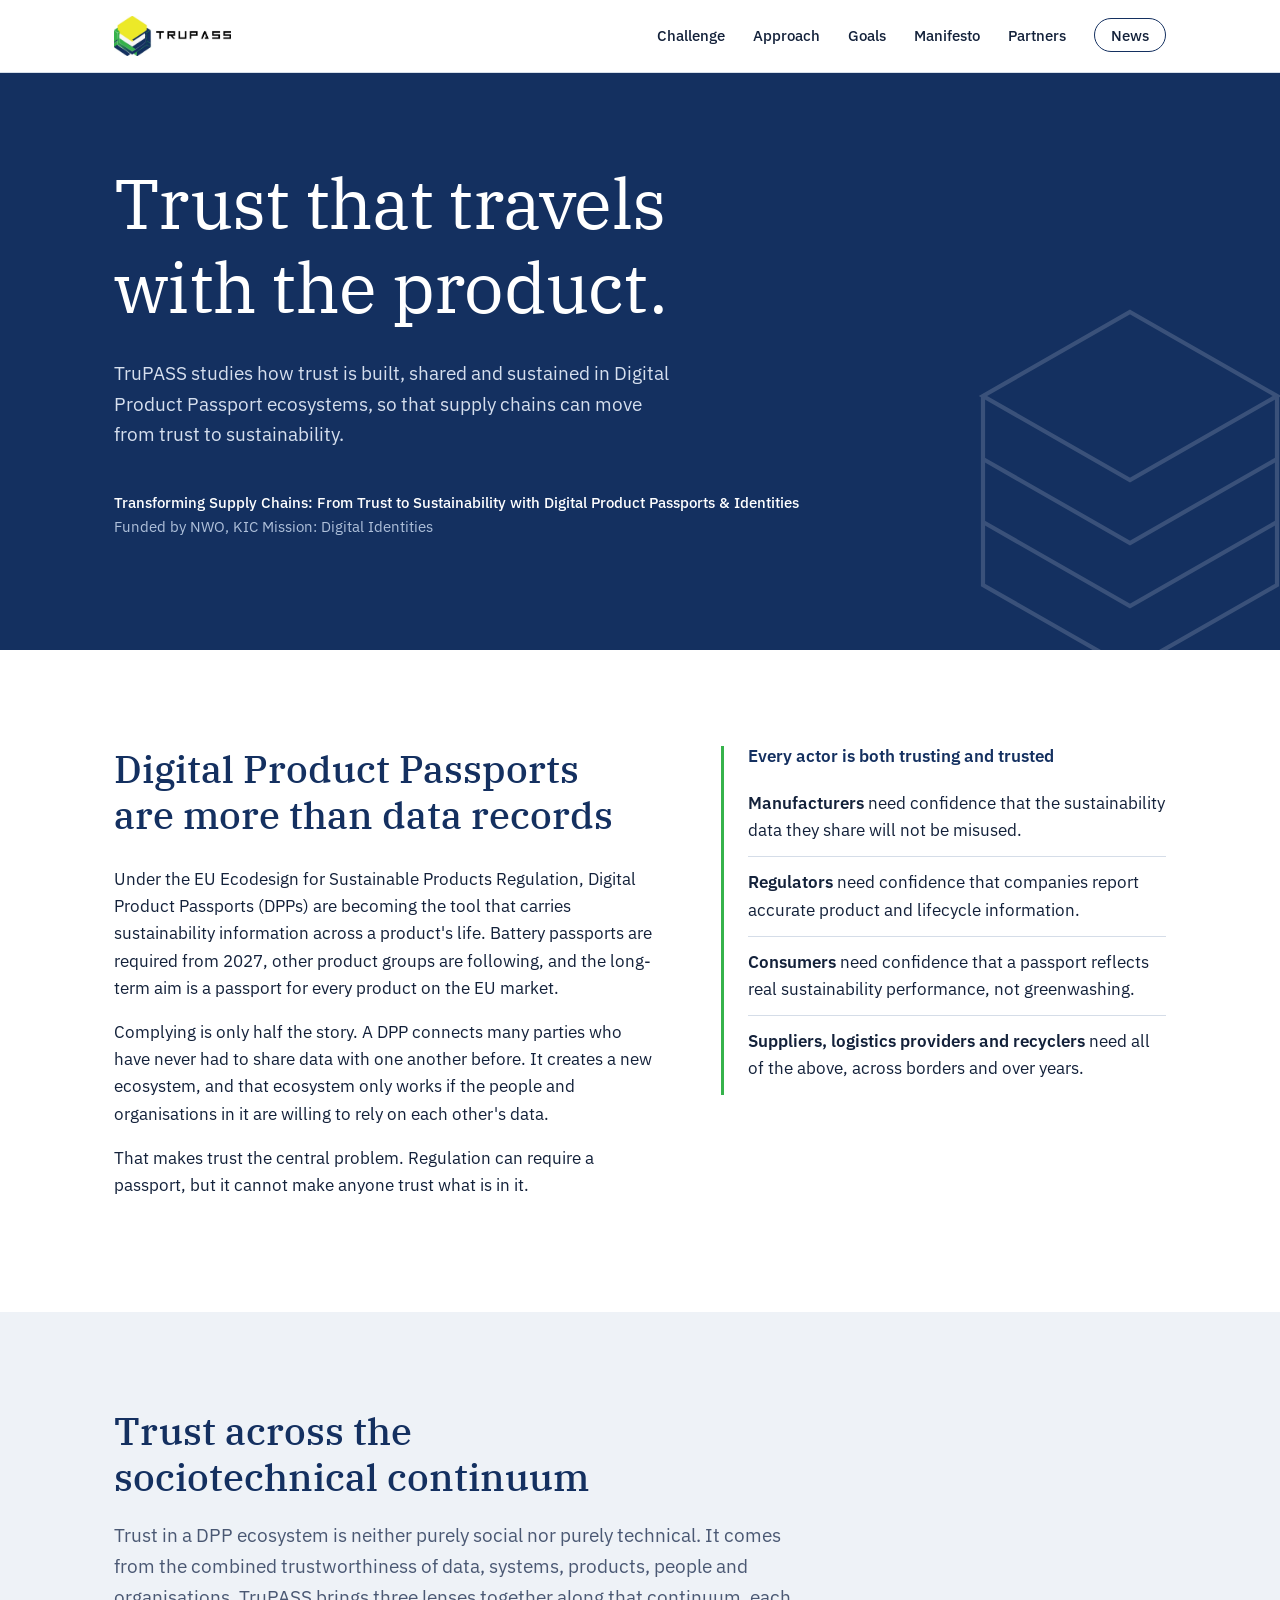
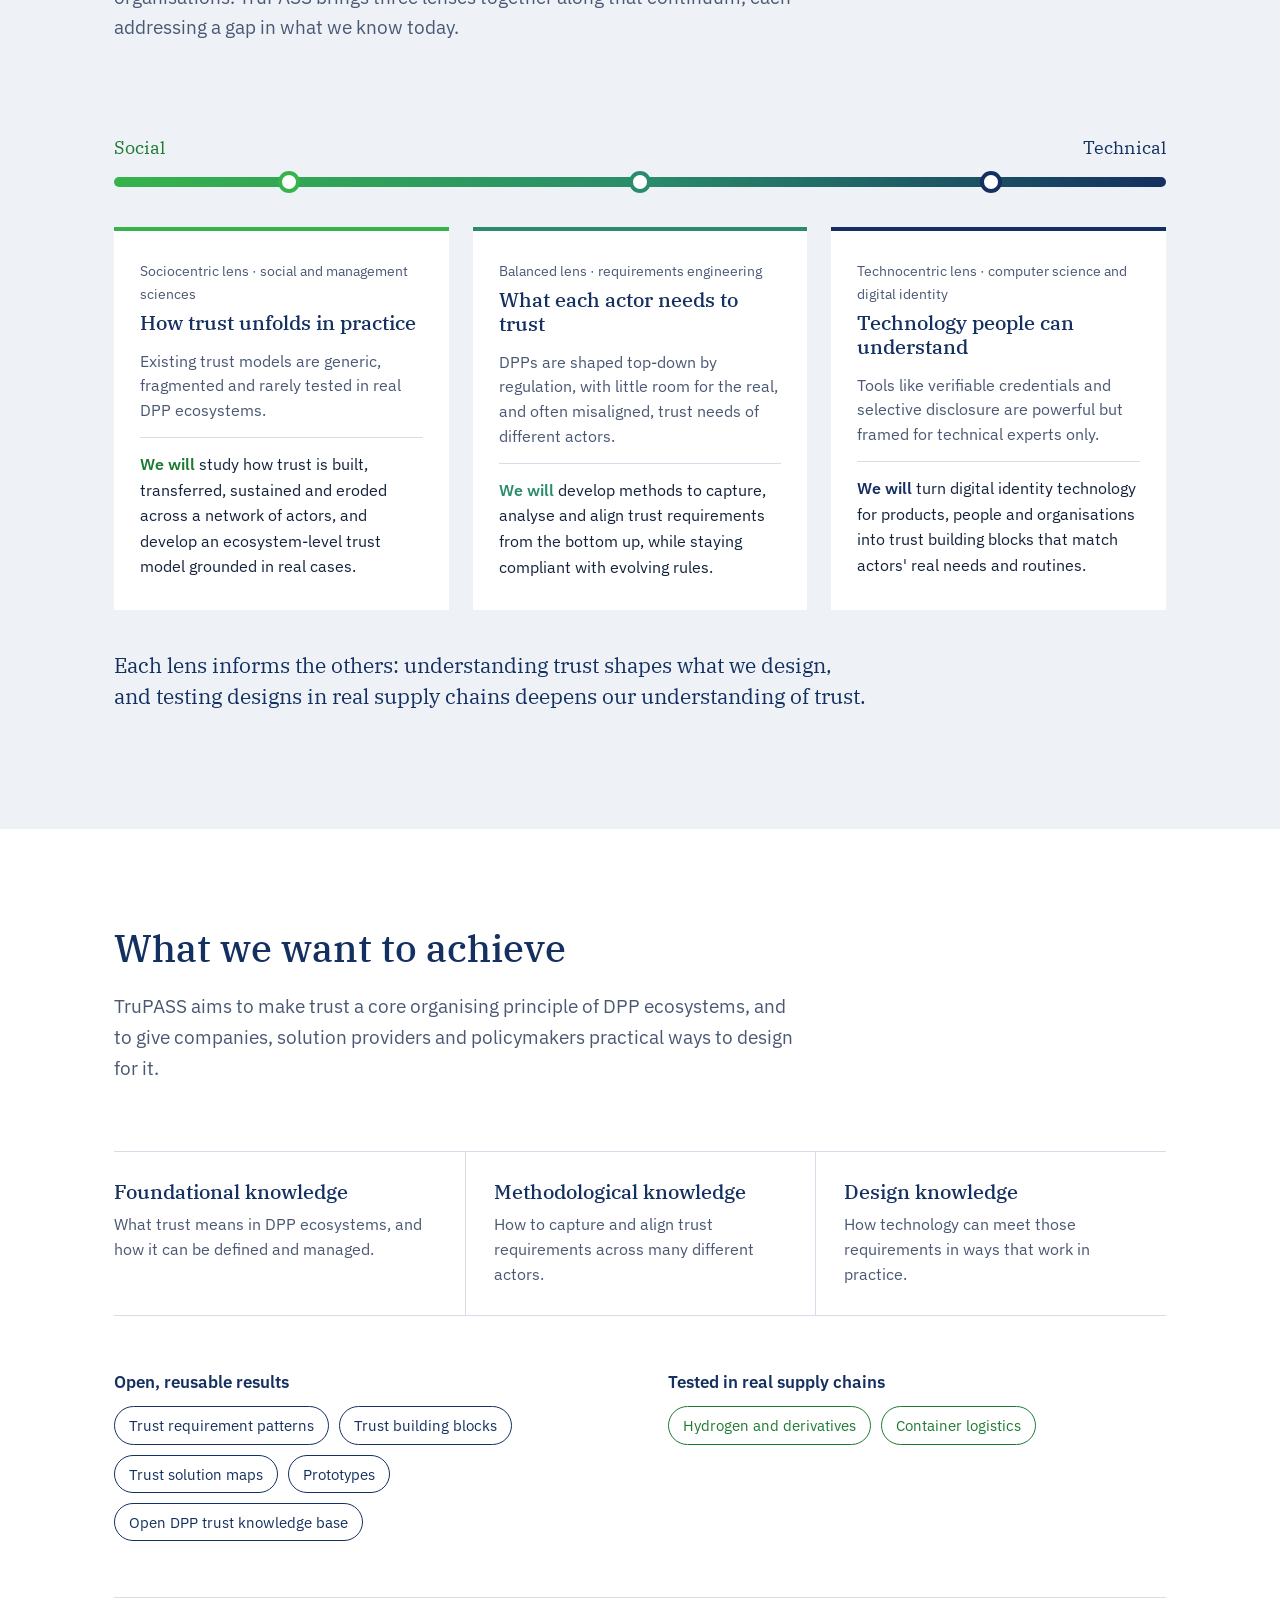
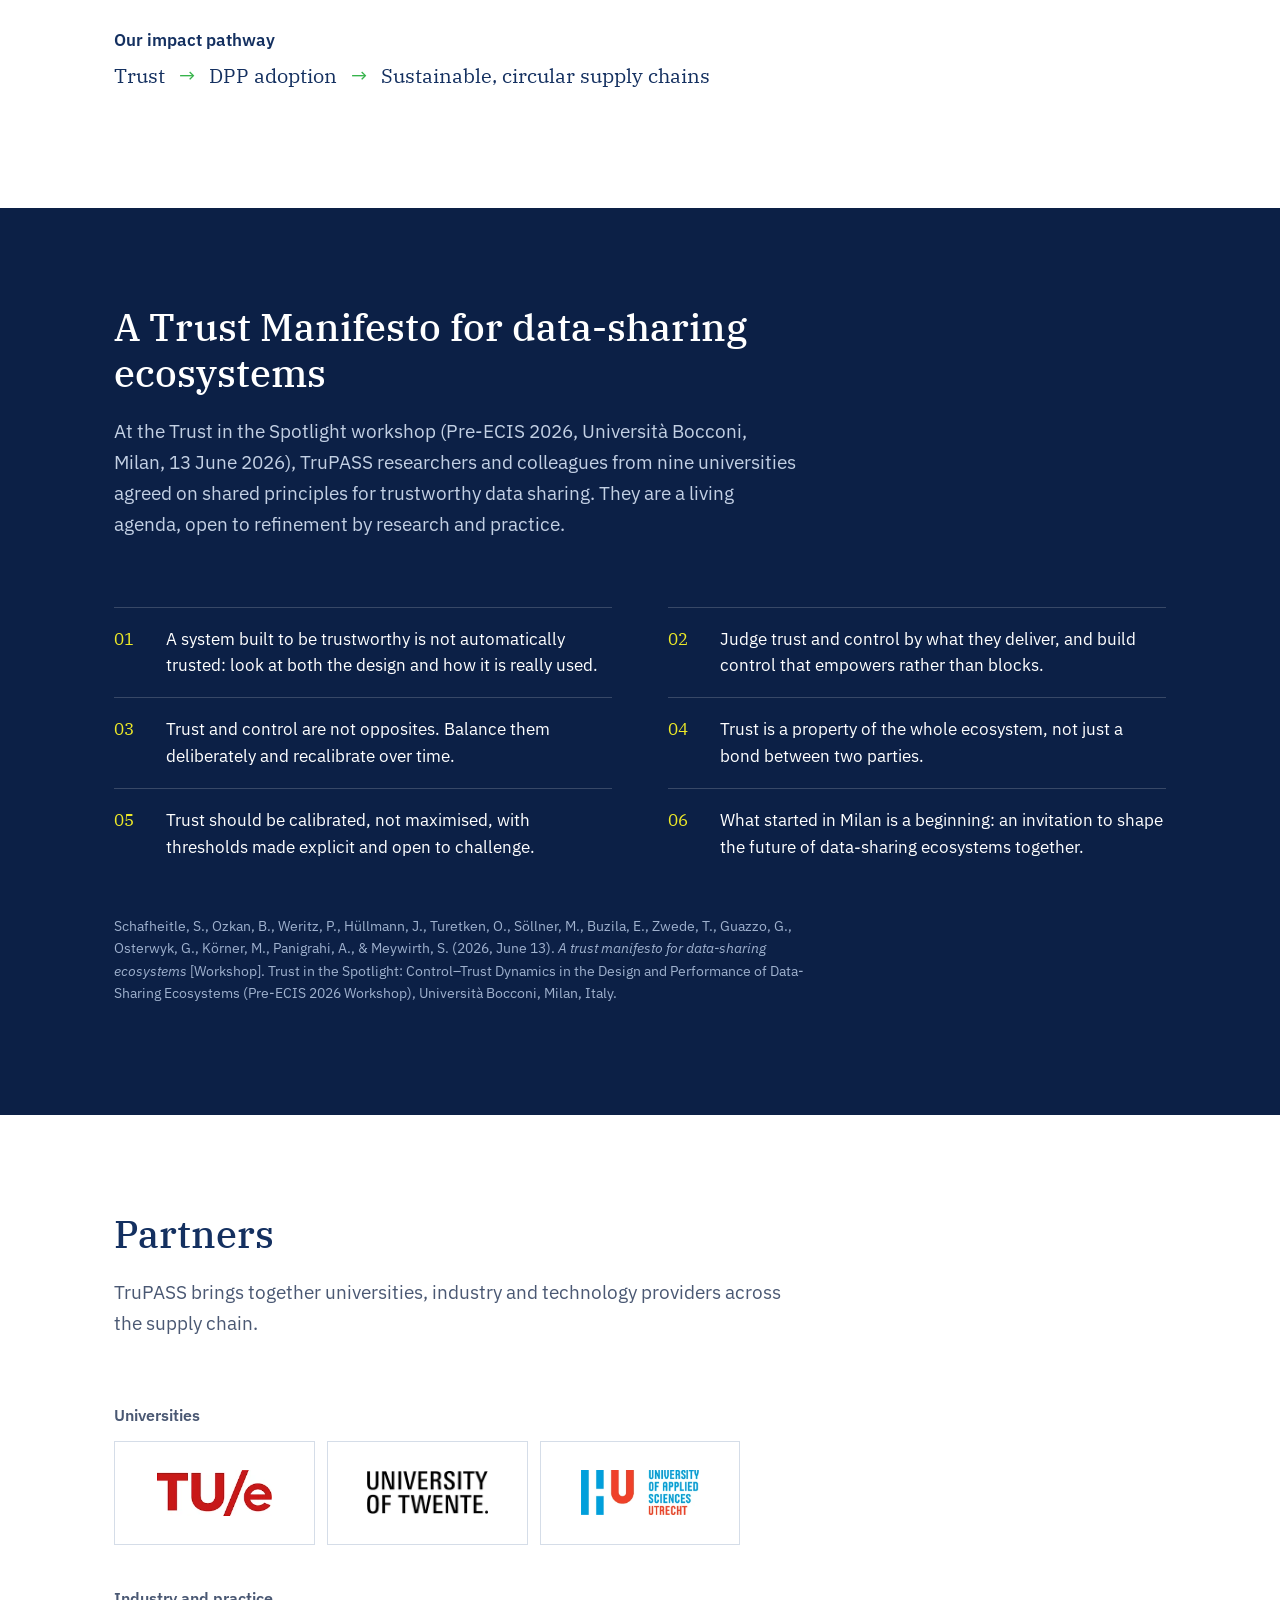
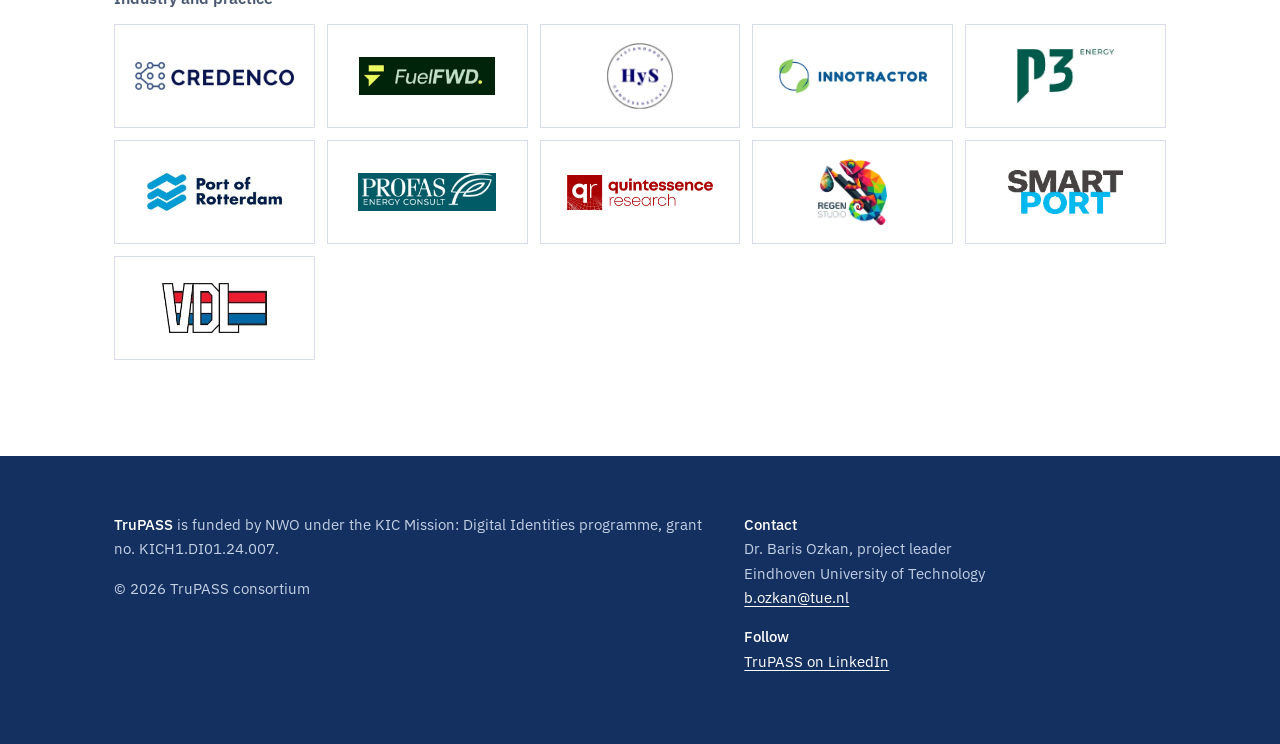
<file: index.html>
<!DOCTYPE html>
<html lang="en">
<head>
<meta charset="UTF-8">
<meta name="viewport" content="width=device-width, initial-scale=1">
<title>TruPASS | Trust in Digital Product Passport ecosystems</title>
<meta name="description" content="TruPASS is an NWO-funded research project on building trust in Digital Product Passport ecosystems, bridging the social and technical sides of trust to support sustainable, circular supply chains.">
<link rel="icon" type="image/png" href="assets/favicon.png">
<link rel="preconnect" href="https://fonts.googleapis.com">
<link rel="preconnect" href="https://fonts.gstatic.com" crossorigin>
<link href="https://fonts.googleapis.com/css2?family=IBM+Plex+Sans:ital,wght@0,400;0,500;0,600;1,400&family=IBM+Plex+Serif:wght@400;500;600&display=swap" rel="stylesheet">
<link rel="stylesheet" href="css/style.css">
</head>
<body>

<header class="site">
  <div class="wrap">
    <a class="brand" href="#top" aria-label="TruPASS home"><img src="assets/trupass-logo.webp" alt="TruPASS" width="117" height="40"></a>
    <nav aria-label="Main">
      <ul>
        <li class="sec"><a href="#challenge">Challenge</a></li>
        <li class="sec"><a href="#approach">Approach</a></li>
        <li class="sec"><a href="#goals">Goals</a></li>
        <li class="sec"><a href="#manifesto">Manifesto</a></li>
        <li class="sec"><a href="#partners">Partners</a></li>
        <li><a class="news-link" href="news.html">News</a></li>
      </ul>
    </nav>
  </div>
</header>

<main id="top">
  <div class="hero">
    <div class="wrap">
      <h1>Trust that travels with the product.</h1>
      <p class="sub">TruPASS studies how trust is built, shared and sustained in Digital Product Passport ecosystems, so that supply chains can move from trust to sustainability.</p>
      <p class="meta"><strong>Transforming Supply Chains: From Trust to Sustainability with Digital Product Passports &amp; Identities</strong><br>Funded by NWO, KIC Mission: Digital Identities</p>
    </div>
    <svg class="hero-layers" viewBox="0 0 200 200" aria-hidden="true">
      <g fill="none" stroke="#fff" stroke-width="2">
        <path d="M100 20 170 60 100 100 30 60Z"/>
        <path d="M30 90 100 130 170 90"/>
        <path d="M30 120 100 160 170 120"/>
        <path d="M30 60v90l70 40 70-40V60"/>
      </g>
    </svg>
  </div>

  <section id="challenge">
    <div class="wrap two-col">
      <div>
        <div class="section-head">
          <h2>Digital Product Passports are more than data records</h2>
        </div>
        <div class="prose">
          <p>Under the EU Ecodesign for Sustainable Products Regulation, Digital Product Passports (DPPs) are becoming the tool that carries sustainability information across a product's life. Battery passports are required from 2027, other product groups are following, and the long-term aim is a passport for every product on the EU market.</p>
          <p>Complying is only half the story. A DPP connects many parties who have never had to share data with one another before. It creates a new ecosystem, and that ecosystem only works if the people and organisations in it are willing to rely on each other's data.</p>
          <p>That makes trust the central problem. Regulation can require a passport, but it cannot make anyone trust what is in it.</p>
        </div>
      </div>
      <aside class="actors" aria-label="Who needs to trust whom">
        <h3>Every actor is both trusting and trusted</h3>
        <ul>
          <li><b>Manufacturers</b> need confidence that the sustainability data they share will not be misused.</li>
          <li><b>Regulators</b> need confidence that companies report accurate product and lifecycle information.</li>
          <li><b>Consumers</b> need confidence that a passport reflects real sustainability performance, not greenwashing.</li>
          <li><b>Suppliers, logistics providers and recyclers</b> need all of the above, across borders and over years.</li>
        </ul>
      </aside>
    </div>
  </section>

  <section id="approach" class="alt">
    <div class="wrap">
      <div class="section-head">
        <h2>Trust across the sociotechnical continuum</h2>
        <p class="lead">Trust in a DPP ecosystem is neither purely social nor purely technical. It comes from the combined trustworthiness of data, systems, products, people and organisations. TruPASS brings three lenses together along that continuum, each addressing a gap in what we know today.</p>
      </div>

      <div class="continuum">
        <div class="track-wrap" aria-hidden="true">
          <div class="ends"><span>Social</span><span>Technical</span></div>
          <div class="track"><span class="node n1"></span><span class="node n2"></span><span class="node n3"></span></div>
        </div>

        <div class="lenses">
          <article class="lens l1">
            <p class="disc">Sociocentric lens · social and management sciences</p>
            <h3>How trust unfolds in practice</h3>
            <p class="gap">Existing trust models are generic, fragmented and rarely tested in real DPP ecosystems.</p>
            <p class="do"><b>We will</b> study how trust is built, transferred, sustained and eroded across a network of actors, and develop an ecosystem-level trust model grounded in real cases.</p>
          </article>
          <article class="lens l2">
            <p class="disc">Balanced lens · requirements engineering</p>
            <h3>What each actor needs to trust</h3>
            <p class="gap">DPPs are shaped top-down by regulation, with little room for the real, and often misaligned, trust needs of different actors.</p>
            <p class="do"><b>We will</b> develop methods to capture, analyse and align trust requirements from the bottom up, while staying compliant with evolving rules.</p>
          </article>
          <article class="lens l3">
            <p class="disc">Technocentric lens · computer science and digital identity</p>
            <h3>Technology people can understand</h3>
            <p class="gap">Tools like verifiable credentials and selective disclosure are powerful but framed for technical experts only.</p>
            <p class="do"><b>We will</b> turn digital identity technology for products, people and organisations into trust building blocks that match actors' real needs and routines.</p>
          </article>
        </div>

        <p class="continuum-note">Each lens informs the others: understanding trust shapes what we design, and testing designs in real supply chains deepens our understanding of trust.</p>
      </div>
    </div>
  </section>

  <section id="goals">
    <div class="wrap">
      <div class="section-head">
        <h2>What we want to achieve</h2>
        <p class="lead">TruPASS aims to make trust a core organising principle of DPP ecosystems, and to give companies, solution providers and policymakers practical ways to design for it.</p>
      </div>

      <div class="knowledge">
        <div>
          <h3>Foundational knowledge</h3>
          <p>What trust means in DPP ecosystems, and how it can be defined and managed.</p>
        </div>
        <div>
          <h3>Methodological knowledge</h3>
          <p>How to capture and align trust requirements across many different actors.</p>
        </div>
        <div>
          <h3>Design knowledge</h3>
          <p>How technology can meet those requirements in ways that work in practice.</p>
        </div>
      </div>

      <div class="outputs">
        <div>
          <h3>Open, reusable results</h3>
          <ul class="tags">
            <li>Trust requirement patterns</li>
            <li>Trust building blocks</li>
            <li>Trust solution maps</li>
            <li>Prototypes</li>
            <li>Open DPP trust knowledge base</li>
          </ul>
        </div>
        <div>
          <h3>Tested in real supply chains</h3>
          <ul class="tags use">
            <li>Hydrogen and derivatives</li>
            <li>Container logistics</li>
          </ul>
        </div>
      </div>

      <div class="impact">
          <h3>Our impact pathway</h3>
          <p class="path"><span>Trust</span><span class="arrow" aria-hidden="true">&#8594;</span><span>DPP adoption</span><span class="arrow" aria-hidden="true">&#8594;</span><span>Sustainable, circular supply chains</span></p>
      </div>
    </div>
  </section>

  <section id="manifesto" class="manifesto">
    <div class="wrap">
      <div class="section-head">
        <h2>A Trust Manifesto for data-sharing ecosystems</h2>
        <p class="lead">At the Trust in the Spotlight workshop (Pre-ECIS 2026, Università Bocconi, Milan, 13 June 2026), TruPASS researchers and colleagues from nine universities agreed on shared principles for trustworthy data sharing. They are a living agenda, open to refinement by research and practice.</p>
      </div>
      <ol>
        <li>A system built to be trustworthy is not automatically trusted: look at both the design and how it is really used.</li>
        <li>Judge trust and control by what they deliver, and build control that empowers rather than blocks.</li>
        <li>Trust and control are not opposites. Balance them deliberately and recalibrate over time.</li>
        <li>Trust is a property of the whole ecosystem, not just a bond between two parties.</li>
        <li>Trust should be calibrated, not maximised, with thresholds made explicit and open to challenge.</li>
        <li>What started in Milan is a beginning: an invitation to shape the future of data-sharing ecosystems together.</li>
      </ol>
      <p class="cite">Schafheitle, S., Ozkan, B., Weritz, P., Hüllmann, J., Turetken, O., Söllner, M., Buzila, E., Zwede, T., Guazzo, G., Osterwyk, G., Körner, M., Panigrahi, A., &amp; Meywirth, S. (2026, June 13). <i>A trust manifesto for data-sharing ecosystems</i> [Workshop]. Trust in the Spotlight: Control–Trust Dynamics in the Design and Performance of Data-Sharing Ecosystems (Pre-ECIS 2026 Workshop), Università Bocconi, Milan, Italy.</p>
    </div>
  </section>

  <section id="partners">
    <div class="wrap">
      <div class="section-head">
        <h2>Partners</h2>
        <p class="lead">TruPASS brings together universities, industry and technology providers across the supply chain.</p>
      </div>
      <div class="group">
        <h3>Universities</h3>
        <ul class="logos"><li><img src="assets/partners/tu-eindhoven.webp" alt="TU Eindhoven" width="187" height="75" style="height:46px"></li><li><img src="assets/partners/university-of-twente.webp" alt="University of Twente" width="254" height="90" style="height:43px"></li><li><img src="assets/partners/hu-university-of-applied-sciences-utrecht.webp" alt="HU University of Applied Sciences Utrecht" width="365" height="140" style="height:45px"></li></ul>
      </div>
      <div class="group">
        <h3>Industry and practice</h3>
        <ul class="logos"><li><img src="assets/partners/credenco.webp" alt="Credenco" width="810" height="140" style="height:30px"></li><li><img src="assets/partners/fuelfwd.webp" alt="FuelFWD" width="431" height="120" style="height:38px"></li><li><img src="assets/partners/hystandards.webp" alt="HyStandards" width="141" height="140" style="height:66px"></li><li><img src="assets/partners/innotractor.webp" alt="InnoTractor" width="372" height="88" style="height:35px"></li><li><img src="assets/partners/p3-energy.webp" alt="P3 Energy" width="213" height="118" style="height:54px"></li><li><img src="assets/partners/port-of-rotterdam.webp" alt="Port of Rotterdam" width="452" height="130" style="height:39px"></li><li><img src="assets/partners/profas-energy-consult.webp" alt="Profas Energy Consult" width="437" height="120" style="height:38px"></li><li><img src="assets/partners/quintessence-research.webp" alt="Quintessence Research" width="582" height="140" style="height:35px"></li><li><img src="assets/partners/regen-studio.webp" alt="Regen Studio" width="147" height="140" style="height:66px"></li><li><img src="assets/partners/smartport.webp" alt="SmartPort" width="348" height="137" style="height:45px"></li><li><img src="assets/partners/vdl-groep.webp" alt="VDL Groep" width="191" height="91" style="height:50px"></li></ul>
      </div>
    </div>
  </section>
</main>

<footer>
  <div class="wrap">
    <div>
      <p><strong>TruPASS</strong> is funded by NWO under the KIC Mission: Digital Identities programme, grant no. KICH1.DI01.24.007.</p>
      <p>&copy; 2026 TruPASS consortium</p>
    </div>
    <div>
      <p><strong>Contact</strong><br>Dr. Baris Ozkan, project leader<br>Eindhoven University of Technology<br><a href="mailto:b.ozkan@tue.nl">b.ozkan@tue.nl</a></p>
      <p><strong>Follow</strong><br><a href="https://www.linkedin.com/company/trupassproject" target="_blank" rel="noopener">TruPASS on LinkedIn</a></p>
    </div>
  </div>
</footer>

</body>
</html>
</file>
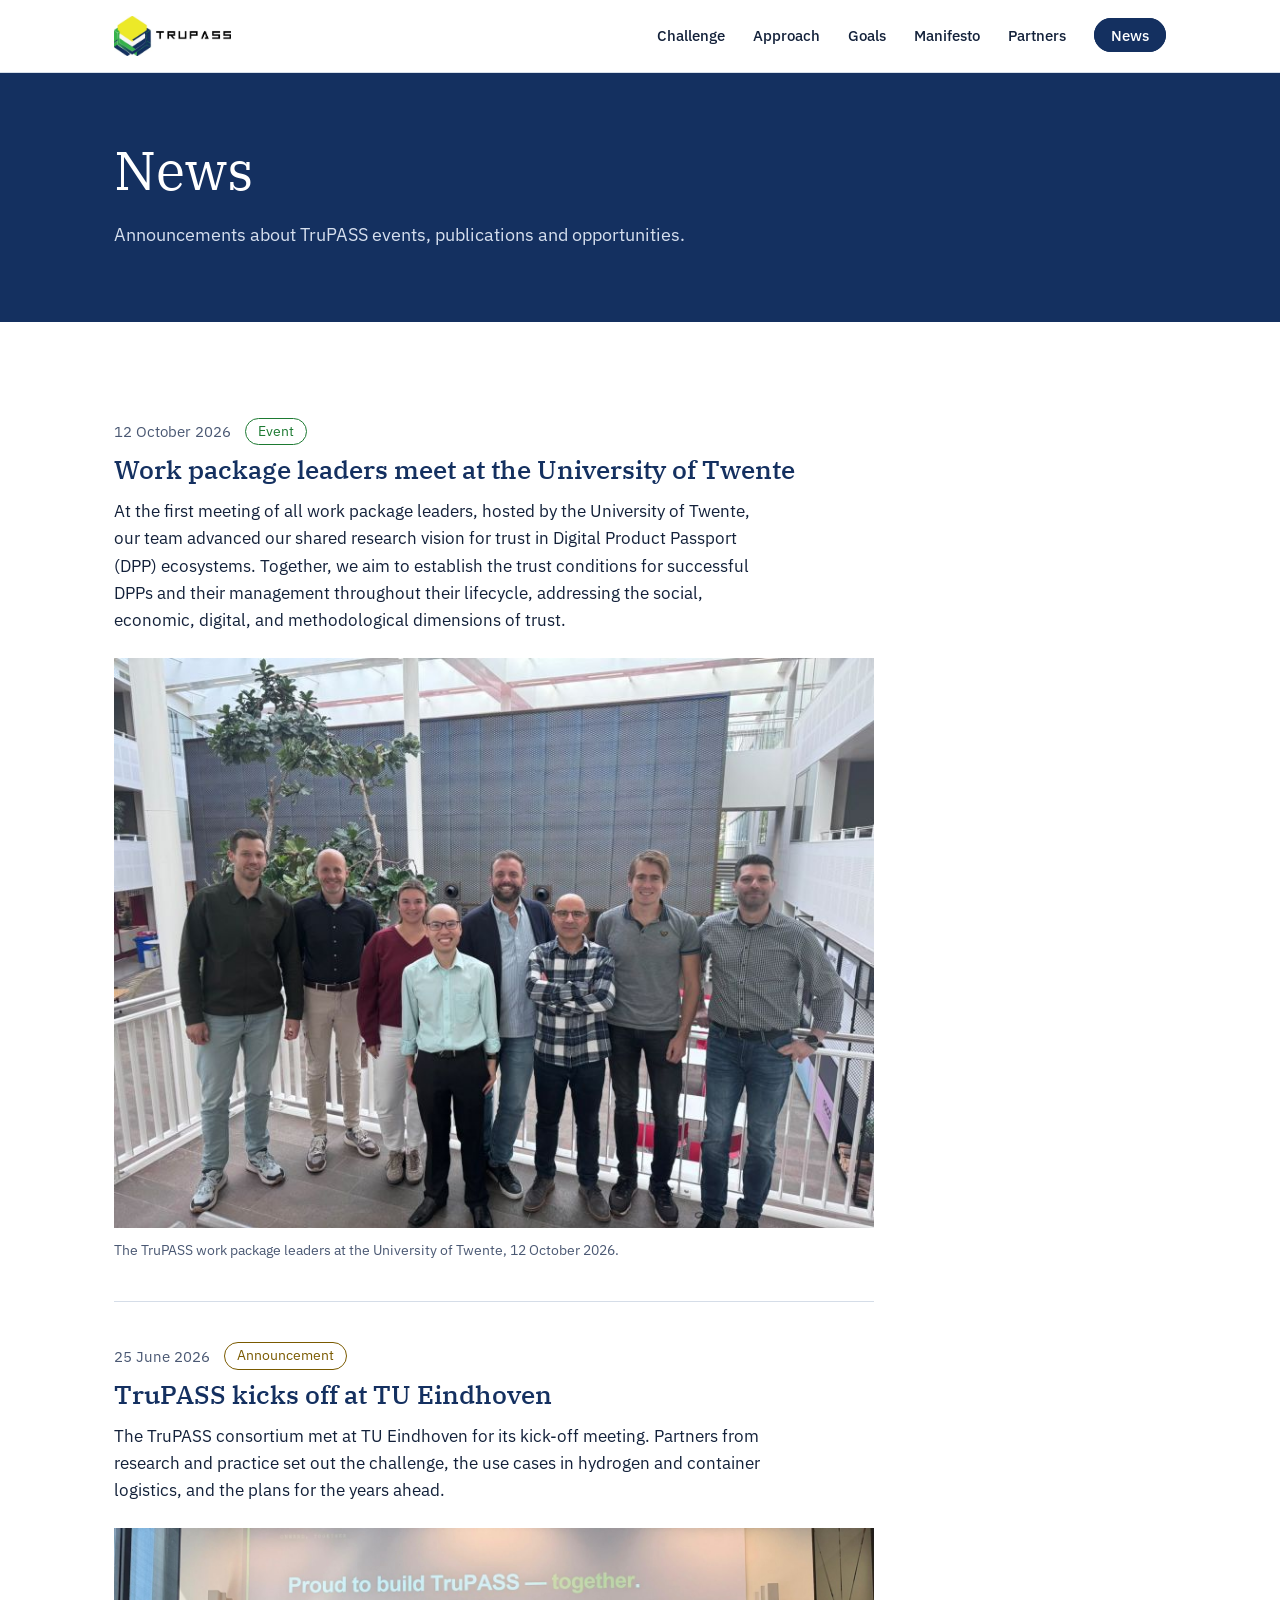
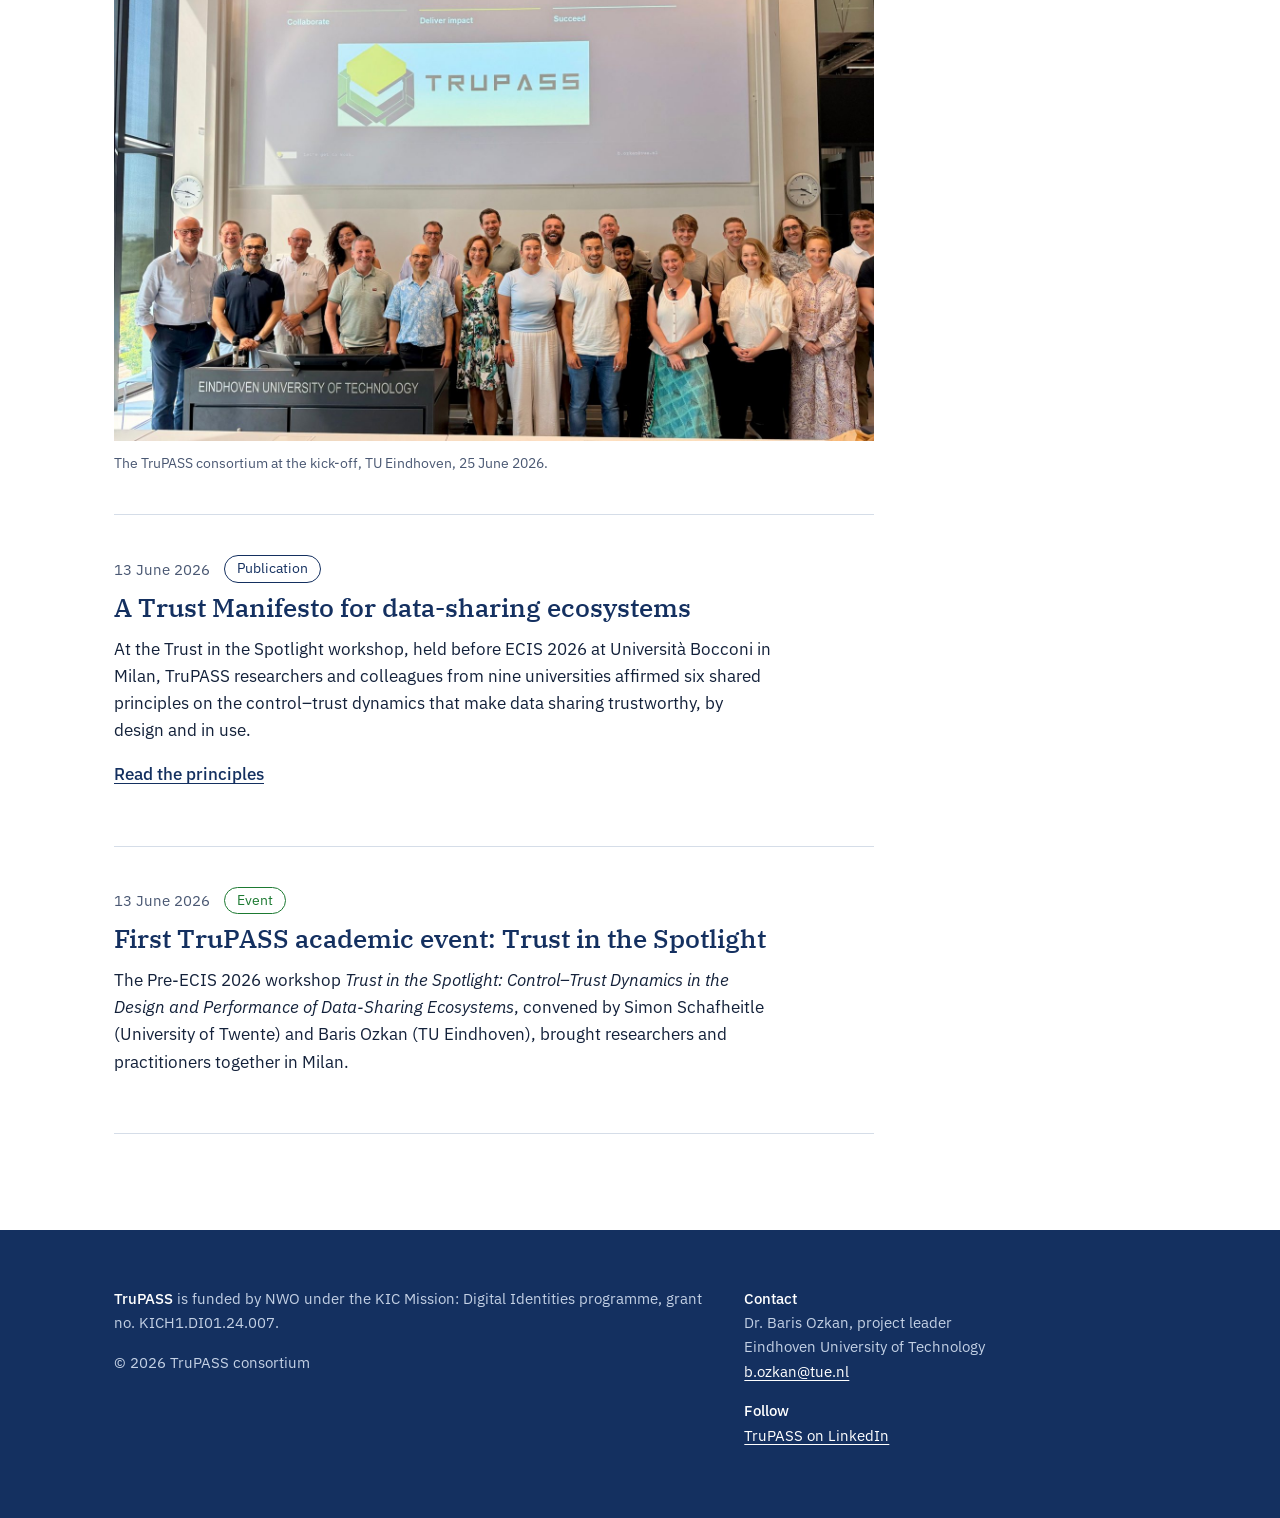
<file: news.html>
<!DOCTYPE html>
<html lang="en">
<head>
<meta charset="UTF-8">
<meta name="viewport" content="width=device-width, initial-scale=1">
<title>News | TruPASS</title>
<meta name="description" content="TruPASS is an NWO-funded research project on building trust in Digital Product Passport ecosystems, bridging the social and technical sides of trust to support sustainable, circular supply chains.">
<link rel="icon" type="image/png" href="assets/favicon.png">
<link rel="preconnect" href="https://fonts.googleapis.com">
<link rel="preconnect" href="https://fonts.gstatic.com" crossorigin>
<link href="https://fonts.googleapis.com/css2?family=IBM+Plex+Sans:ital,wght@0,400;0,500;0,600;1,400&family=IBM+Plex+Serif:wght@400;500;600&display=swap" rel="stylesheet">
<link rel="stylesheet" href="css/style.css">
</head>
<body>

<header class="site">
  <div class="wrap">
    <a class="brand" href="index.html#top" aria-label="TruPASS home"><img src="assets/trupass-logo.webp" alt="TruPASS" width="117" height="40"></a>
    <nav aria-label="Main">
      <ul>
        <li class="sec"><a href="index.html#challenge">Challenge</a></li>
        <li class="sec"><a href="index.html#approach">Approach</a></li>
        <li class="sec"><a href="index.html#goals">Goals</a></li>
        <li class="sec"><a href="index.html#manifesto">Manifesto</a></li>
        <li class="sec"><a href="index.html#partners">Partners</a></li>
        <li><a class="news-link" aria-current="page" href="news.html">News</a></li>
      </ul>
    </nav>
  </div>
</header>

<main id="top">
  <div class="page-head">
    <div class="wrap">
      <h1>News</h1>
      <p>Announcements about TruPASS events, publications and opportunities.</p>
    </div>
  </div>

  <section>
    <div class="wrap posts">
<!--
  HOW TO ADD A NEWS ITEM
  1. Copy the block below (from <article> to </article>) and paste it directly under this comment, so the newest item is on top.
  2. Change the date in both places: datetime="YYYY-MM-DD" and the visible text.
  3. Pick one tag: <span class="tag event">Event</span>, <span class="tag publication">Publication</span>
     or <span class="tag announcement">Announcement</span>.
  4. Edit the title and text. The "Read more" link is optional; delete that line if you don't need it.
  5. Photo (optional): upload the image file to the repo, next to news.html, and put its exact file name
     in src="...". Delete the <figure> block if there is no photo.

  <article class="post">
    <p class="post-meta"><time datetime="2026-10-01">1 October 2026</time> <span class="tag event">Event</span></p>
    <h2>Title of the news item</h2>
    <p>One or two sentences about the news.</p>
    <p><a class="more" href="https://example.org">Read more</a></p>
    <figure>
      <img src="your-photo.jpg" alt="Short description of the photo">
      <figcaption>Optional caption.</figcaption>
    </figure>
  </article>
-->

      <article class="post">
        <p class="post-meta"><time datetime="2026-10-12">12 October 2026</time> <span class="tag event">Event</span></p>
        <h2>Work package leaders meet at the University of Twente</h2>
        <p>At the first meeting of all work package leaders, hosted by the University of Twente, our team advanced our shared research vision for trust in Digital Product Passport (DPP) ecosystems. Together, we aim to establish the trust conditions for successful DPPs and their management throughout their lifecycle, addressing the social, economic, digital, and methodological dimensions of trust.</p>
        <figure>
          <img src="wp-leaders-meeting_2026-10-12.jpg" alt="Eight TruPASS work package leaders standing together in a bright atrium at the University of Twente" width="800" height="600">
          <figcaption>The TruPASS work package leaders at the University of Twente, 12 October 2026.</figcaption>
        </figure>
      </article>

      <article class="post">
        <p class="post-meta"><time datetime="2026-06-25">25 June 2026</time> <span class="tag announcement">Announcement</span></p>
        <h2>TruPASS kicks off at TU Eindhoven</h2>
        <p>The TruPASS consortium met at TU Eindhoven for its kick-off meeting. Partners from research and practice set out the challenge, the use cases in hydrogen and container logistics, and the plans for the years ahead.</p>
        <figure>
          <img src="kickoff-photo_2026-09-24_08-32.jpg" alt="The TruPASS consortium standing together in a lecture hall at TU Eindhoven, with the TruPASS logo on the screen behind them" width="1600" height="1080">
          <figcaption>The TruPASS consortium at the kick-off, TU Eindhoven, 25 June 2026.</figcaption>
        </figure>
      </article>

      <article class="post">
        <p class="post-meta"><time datetime="2026-06-13">13 June 2026</time> <span class="tag publication">Publication</span></p>
        <h2>A Trust Manifesto for data-sharing ecosystems</h2>
        <p>At the Trust in the Spotlight workshop, held before ECIS 2026 at Università Bocconi in Milan, TruPASS researchers and colleagues from nine universities affirmed six shared principles on the control–trust dynamics that make data sharing trustworthy, by design and in use.</p>
        <p><a class="more" href="index.html#manifesto">Read the principles</a></p>
      </article>

      <article class="post">
        <p class="post-meta"><time datetime="2026-06-13">13 June 2026</time> <span class="tag event">Event</span></p>
        <h2>First TruPASS academic event: Trust in the Spotlight</h2>
        <p>The Pre-ECIS 2026 workshop <i>Trust in the Spotlight: Control–Trust Dynamics in the Design and Performance of Data-Sharing Ecosystems</i>, convened by Simon Schafheitle (University of Twente) and Baris Ozkan (TU Eindhoven), brought researchers and practitioners together in Milan.</p>
      </article>

    </div>
  </section>
</main>

<footer>
  <div class="wrap">
    <div>
      <p><strong>TruPASS</strong> is funded by NWO under the KIC Mission: Digital Identities programme, grant no. KICH1.DI01.24.007.</p>
      <p>&copy; 2026 TruPASS consortium</p>
    </div>
    <div>
      <p><strong>Contact</strong><br>Dr. Baris Ozkan, project leader<br>Eindhoven University of Technology<br><a href="mailto:b.ozkan@tue.nl">b.ozkan@tue.nl</a></p>
      <p><strong>Follow</strong><br><a href="https://www.linkedin.com/company/trupassproject" target="_blank" rel="noopener">TruPASS on LinkedIn</a></p>
    </div>
  </div>
</footer>

</body>
</html>
</file>
<file: css/style.css>
:root {
    --navy: #143060;
    --navy-deep: #0C2046;
    --green: #36B34B;
    --green-text: #1D7A32;
    --yellow: #EDE928;
    --paper: #FFFFFF;
    --mist: #EEF2F7;
    --ink: #13213A;
    --muted: #4A5873;
    --line: #D5DDE8;
    --serif: "IBM Plex Serif", Georgia, "Times New Roman", serif;
    --sans: "IBM Plex Sans", system-ui, -apple-system, "Segoe UI", Roboto, Arial, sans-serif;
    --wrap: 1100px;
  }
  *, *::before, *::after { box-sizing: border-box; }
  html { scroll-behavior: smooth; }
  body {
    margin: 0;
    background: var(--paper);
    color: var(--ink);
    font-family: var(--sans);
    font-size: 1.0625rem;
    line-height: 1.6;
    -webkit-font-smoothing: antialiased;
  }
  img { max-width: 100%; display: block; }
  a { color: var(--navy); text-underline-offset: 3px; }
  a:focus-visible, button:focus-visible { outline: 3px solid var(--green); outline-offset: 3px; border-radius: 2px; }
  .wrap { max-width: var(--wrap); margin: 0 auto; padding: 0 24px; }
  h1, h2, h3 { font-family: var(--serif); font-weight: 500; line-height: 1.2; margin: 0; }
  h2 { font-size: clamp(1.75rem, 3.2vw, 2.4rem); color: var(--navy); max-width: 22ch; }
  h3 { font-size: 1.25rem; }
  p { margin: 0 0 1em; }
  .lead { font-size: 1.2rem; color: var(--muted); max-width: 62ch; }
  .prose { max-width: 66ch; }

  /* Header */
  header.site {
    background: var(--paper);
    border-bottom: 1px solid var(--line);
    position: sticky; top: 0; z-index: 10;
  }
  header.site .wrap { display: flex; align-items: center; justify-content: space-between; gap: 24px; height: 72px; }
  .brand img { height: 40px; width: auto; }
  nav ul { list-style: none; display: flex; gap: 28px; margin: 0; padding: 0; }
  nav a { text-decoration: none; color: var(--ink); font-size: 0.95rem; font-weight: 500; }
  nav a:hover { color: var(--green-text); }
  .news-link { border: 1px solid var(--navy); border-radius: 999px; padding: 6px 16px; }
  .news-link:hover, .news-link[aria-current="page"] { background: var(--navy); color: #fff !important; }
  @media (max-width: 820px) { nav li.sec { display: none; } }

  /* News page */
  .page-head { background: var(--navy); color: #fff; padding: 64px 0 72px; }
  .page-head h1 { font-size: clamp(2.2rem, 5vw, 3.4rem); font-weight: 400; }
  .page-head p { margin: 18px 0 0; font-size: 1.15rem; color: #D6DFEE; max-width: 56ch; }
  .post { max-width: 760px; }
  .post { padding: 40px 0; border-bottom: 1px solid var(--line); }
  .post:first-child { padding-top: 0; }
  .post-meta { display: flex; gap: 14px; align-items: center; font-size: 0.95rem; color: var(--muted); margin-bottom: 10px; }
  .tag { font-size: 0.85rem; padding: 2px 12px; border-radius: 999px; border: 1px solid currentColor; }
  .tag.event { color: var(--green-text); }
  .tag.publication { color: var(--navy); }
  .tag.announcement { color: #7A5A00; }
  .post h2 { font-size: 1.6rem; max-width: none; margin-bottom: 12px; }
  .post p { max-width: 66ch; }
  .post .more { font-weight: 500; }
  .empty-note { color: var(--muted); margin-top: 40px; }
  .post figure { margin: 24px 0 0; }
  .post figure img { width: 100%; height: auto; }
  .post figcaption { margin-top: 10px; font-size: 0.9rem; color: var(--muted); }

  /* Hero */
  .hero { background: var(--navy); color: #fff; padding: 88px 0 96px; position: relative; overflow: hidden; }
  .hero h1 { font-size: clamp(2.4rem, 6vw, 4.4rem); font-weight: 400; max-width: 16ch; letter-spacing: -0.01em; }
  .hero .sub { margin-top: 28px; font-size: 1.2rem; max-width: 52ch; color: #D6DFEE; }
  .hero .meta { margin-top: 40px; font-size: 0.95rem; color: #AFC0DA; }
  .hero .meta strong { color: #fff; font-weight: 500; }
  .hero-layers { position: absolute; right: -60px; bottom: -40px; width: 420px; opacity: 0.16; pointer-events: none; }
  @media (max-width: 900px) { .hero-layers { display: none; } }

  section { padding: 96px 0; }
  section.alt { background: var(--mist); }
  .section-head { display: grid; gap: 20px; margin-bottom: 48px; }
  .two-col .section-head { margin-bottom: 28px; }

  /* Challenge */
  .two-col { display: grid; grid-template-columns: 1.1fr 0.9fr; gap: 64px; align-items: start; }
  @media (max-width: 860px) { .two-col { grid-template-columns: 1fr; gap: 40px; } }
  .actors { border-left: 3px solid var(--green); padding-left: 24px; }
  .actors h3 { font-size: 1.05rem; font-family: var(--sans); font-weight: 600; margin-bottom: 12px; color: var(--navy); }
  .actors ul { margin: 0; padding: 0; list-style: none; }
  .actors li { padding: 12px 0; border-bottom: 1px solid var(--line); }
  .actors li:last-child { border-bottom: 0; }
  .actors b { font-weight: 600; }

  /* Continuum — the signature element */
  .continuum { margin-top: 8px; }
  .track-wrap { padding: 24px 0 12px; }
  .track {
    position: relative; height: 10px; border-radius: 5px;
    background: linear-gradient(90deg, var(--green) 0%, #2A8C6A 50%, var(--navy) 100%);
  }
  .ends { display: flex; justify-content: space-between; font-family: var(--serif); font-size: 1.1rem; color: var(--navy); margin-bottom: 14px; }
  .ends span:first-child { color: var(--green-text); }
  .node {
    position: absolute; top: 50%; width: 22px; height: 22px; border-radius: 50%;
    background: #fff; border: 4px solid var(--c); transform: translate(-50%, -50%);
  }
  .node.n1 { left: 16.66%; --c: var(--green); }
  .node.n2 { left: 50%; --c: #2A8C6A; }
  .node.n3 { left: 83.33%; --c: var(--navy); }
  .lenses { display: grid; grid-template-columns: repeat(3, 1fr); gap: 24px; margin-top: 28px; }
  .lens { background: var(--paper); border-top: 4px solid var(--c); padding: 28px 26px 30px; }
  .lens.l1 { --c: var(--green); }
  .lens.l2 { --c: #2A8C6A; }
  .lens.l3 { --c: var(--navy); }
  .lens .disc { font-size: 0.9rem; color: var(--muted); margin-bottom: 6px; }
  .lens h3 { color: var(--navy); margin-bottom: 14px; }
  .lens .gap { font-size: 0.97rem; color: var(--muted); padding-bottom: 14px; margin-bottom: 14px; border-bottom: 1px solid var(--line); }
  .lens .do { font-size: 1rem; margin: 0; }
  .lens .do b { font-weight: 600; color: var(--c); }
  .lens.l1 .do b { color: var(--green-text); }
  .continuum-note { margin-top: 40px; font-family: var(--serif); font-size: 1.3rem; line-height: 1.5; color: var(--navy); max-width: 58ch; }
  @media (max-width: 860px) {
    .track-wrap { display: none; }
    .lenses { grid-template-columns: 1fr; }
    .lens { border-top: 0; border-left: 4px solid var(--c); }
  }

  /* Deliverables */
  .knowledge { display: grid; grid-template-columns: repeat(3, 1fr); gap: 0; border-top: 1px solid var(--line); border-bottom: 1px solid var(--line); }
  .knowledge div { padding: 28px 28px 28px 0; }
  .knowledge div + div { padding-left: 28px; border-left: 1px solid var(--line); }
  .knowledge h3 { color: var(--navy); margin-bottom: 8px; }
  .knowledge p { margin: 0; color: var(--muted); font-size: 0.98rem; }
  @media (max-width: 860px) {
    .knowledge { grid-template-columns: 1fr; }
    .knowledge div, .knowledge div + div { padding: 22px 0; border-left: 0; }
    .knowledge div + div { border-top: 1px solid var(--line); }
  }
  .outputs { display: grid; grid-template-columns: 1fr 1fr; gap: 56px; margin-top: 56px; }
  @media (max-width: 860px) { .outputs { grid-template-columns: 1fr; gap: 40px; } }
  .outputs h3 { font-family: var(--sans); font-size: 1.05rem; font-weight: 600; color: var(--navy); margin-bottom: 14px; }
  .tags { display: flex; flex-wrap: wrap; gap: 10px; margin: 0; padding: 0; list-style: none; }
  .tags li { border: 1px solid var(--navy); color: var(--navy); padding: 6px 14px; border-radius: 999px; font-size: 0.95rem; }
  .tags.use li { border-color: var(--green-text); color: var(--green-text); }
  .impact { margin-top: 56px; padding-top: 32px; border-top: 1px solid var(--line); }
  .impact h3 { font-family: var(--sans); font-size: 1.05rem; font-weight: 600; color: var(--navy); margin-bottom: 8px; }
  .path { display: flex; align-items: center; gap: 14px; flex-wrap: wrap; margin-top: 10px; font-family: var(--serif); font-size: 1.25rem; color: var(--navy); }
  .path span.arrow { color: var(--green); font-family: var(--sans); }

  /* Manifesto */
  .manifesto { background: var(--navy-deep); color: #fff; }
  .manifesto h2 { color: #fff; max-width: 28ch; }
  .manifesto .lead { color: #C3D0E4; }
  .manifesto ol { list-style: none; counter-reset: p; margin: 40px 0 0; padding: 0; display: grid; grid-template-columns: 1fr 1fr; gap: 0 56px; }
  .manifesto li { counter-increment: p; padding: 18px 0 18px 52px; border-top: 1px solid rgba(255,255,255,0.18); position: relative; font-size: 1.05rem; }
  .manifesto li::before { content: counter(p, decimal-leading-zero); position: absolute; left: 0; top: 18px; font-family: var(--serif); color: var(--yellow); }
  @media (max-width: 860px) { .manifesto ol { grid-template-columns: 1fr; } }
  .cite { margin-top: 36px; font-size: 0.88rem; color: #9FB1CE; max-width: 90ch; }

  /* Partners */
  .group + .group { margin-top: 44px; }
  .group h3 { font-family: var(--sans); font-size: 1rem; font-weight: 600; color: var(--muted); margin-bottom: 16px; }
  .logos { display: grid; grid-template-columns: repeat(auto-fill, minmax(170px, 1fr)); gap: 12px; list-style: none; margin: 0; padding: 0; }
  .logos li { background: #fff; border: 1px solid var(--line); height: 104px; display: flex; align-items: center; justify-content: center; padding: 18px 20px; }
  .logos img { max-width: 100%; width: auto; object-fit: contain; }

  /* Footer */
  footer { background: var(--navy); color: #C3D0E4; padding: 56px 0; font-size: 0.95rem; }
  footer .wrap { display: grid; grid-template-columns: 1.4fr 1fr; gap: 40px; }
  footer a { color: #fff; }
  footer strong { color: #fff; font-weight: 500; }
  @media (max-width: 760px) { footer .wrap { grid-template-columns: 1fr; } }

  @media (prefers-reduced-motion: reduce) { html { scroll-behavior: auto; } }
</file>
